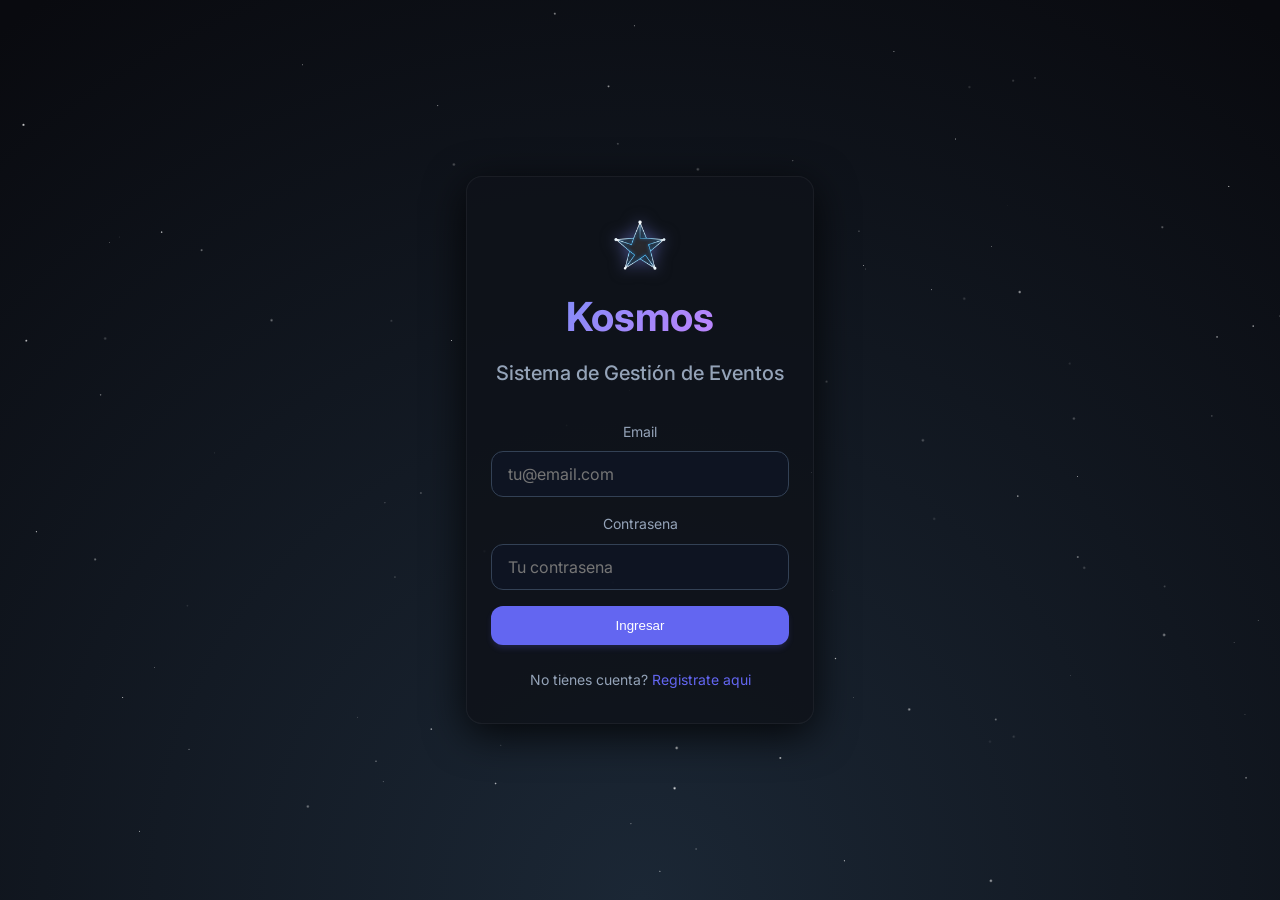
<file: public/index.html>
<!DOCTYPE html>
<html lang="es">
<head>
    <meta charset="UTF-8">
    <meta name="viewport" content="width=device-width, initial-scale=1.0">
    <title>Kosmos - Sistema de Gestion de Eventos</title>
    <link rel="icon" href="favicon.ico">
    <link href="https://fonts.googleapis.com/css2?family=Inter:wght@400;500;600;700&display=swap" rel="stylesheet">
    <link rel="stylesheet" href="css/style.css">
</head>
<body>
    <header>
        <div class="header-left">
            <div class="logo">
                <img src="../img/logo.png" alt="Kosmos" class="logo-img">
                <span>Kosmos</span>
            </div>
            <nav id="main-nav"></nav>
        </div>
        <div class="header-right">
            <button class="btn btn-sm" onclick="abrirModalVerificar()" style="margin-right: 12px; background: rgba(0, 210, 255, 0.12); border: 1px solid #00d2ff; color: #00d2ff; font-weight: 500;">Validar Certificado</button>
            <div class="user-info">
                <span class="user-name" id="user-name"></span>
                <span class="user-rol" id="user-rol"></span>
            </div>
            <button class="btn-logout" onclick="KosmosAuth.logout()">Cerrar sesion</button>
        </div>
    </header>

    <main id="main-content"></main>

    <!-- Modal Usuarios -->
    <div class="modal-overlay" id="user-modal">
        <div class="modal">
            <div class="modal-header">
                <h2 id="user-modal-title">Nuevo Usuario</h2>
                <button class="close-btn" onclick="closeModal('user-modal')">&times;</button>
            </div>
            <form id="user-form">
                <input type="hidden" id="u-edit-id">
                <div class="form-row">
                    <div class="form-group">
                        <label>Nombre</label>
                        <input type="text" id="u-nombre" class="form-control" required placeholder="Nombre">
                    </div>
                    <div class="form-group">
                        <label>Apellido</label>
                        <input type="text" id="u-apellido" class="form-control" required placeholder="Apellido">
                    </div>
                </div>
                <div class="form-row">
                    <div class="form-group">
                        <label>Cedula</label>
                        <input type="text" id="u-cedula" class="form-control" required placeholder="Ej: V-20.123.456">
                    </div>
                    <div class="form-group">
                        <label>Email</label>
                        <input type="email" id="u-email" class="form-control" required placeholder="ana@ejemplo.com">
                    </div>
                </div>
                <div class="form-group" id="u-password-group">
                    <label>Contrasena</label>
                    <input type="password" id="u-password" class="form-control" placeholder="Minimo 6 caracteres" minlength="6">
                </div>
                <div class="form-group">
                    <label>Rol</label>
                    <select id="u-rol" class="form-control" required onchange="toggleRolFields()">
                        <option value="Participante">Participante</option>
                        <option value="Ponente">Ponente</option>
                        <option value="Organizador">Organizador</option>
                        <option value="Admin">Admin</option>
                    </select>
                </div>
                <div id="rol-fields-ponente" style="display:none">
                    <div class="form-row">
                        <div class="form-group">
                            <label>Especialidad</label>
                            <input type="text" id="u-especialidad" class="form-control" placeholder="Ej: Inteligencia Artificial">
                        </div>
                        <div class="form-group">
                            <label>Institucion</label>
                            <input type="text" id="u-inst-ponente" class="form-control" placeholder="Ej: UNEG">
                        </div>
                    </div>
                </div>
                <div id="rol-fields-participante" style="display:none">
                    <div class="form-row">
                        <div class="form-group">
                            <label>Profesion</label>
                            <input type="text" id="u-profesion" class="form-control" placeholder="Ej: Ingeniera en Sistemas">
                        </div>
                        <div class="form-group">
                            <label>Institucion</label>
                            <input type="text" id="u-inst-participante" class="form-control" placeholder="Ej: UNEG">
                        </div>
                    </div>
                </div>
                <div class="card-actions">
                    <button type="button" class="btn" style="background: transparent; color: var(--text-secondary)" onclick="closeModal('user-modal')">Cancelar</button>
                    <button type="submit" class="btn">Guardar Usuario</button>
                </div>
            </form>
        </div>
    </div>

    <!-- Modal Eventos -->
    <div class="modal-overlay" id="event-modal">
        <div class="modal">
            <div class="modal-header">
                <h2 id="event-modal-title">Nuevo Evento</h2>
                <button class="close-btn" onclick="closeModal('event-modal')">&times;</button>
            </div>
            <form id="event-form">
                <input type="hidden" id="e-edit-id">
                <input type="hidden" id="e-edit-estado-original">
                <div class="form-group">
                    <label>Nombre del Evento</label>
                    <input type="text" id="e-nombre" class="form-control" required placeholder="Ej: Congreso de IA">
                </div>
                <div class="form-row">
                    <div class="form-group">
                        <label>Tipo</label>
                        <select id="e-tipo" class="form-control" required></select>
                    </div>
                    <div class="form-group">
                        <label>Estado</label>
                        <select id="e-estado" class="form-control" required>
                            <option value="planificado">Planificado</option>
                            <option value="activo">Activo</option>
                            <option value="finalizado">Finalizado</option>
                            <option value="cancelado">Cancelado</option>
                        </select>
                    </div>
                </div>
                <div class="form-row">
                    <div class="form-group">
                        <label>Fecha Inicio</label>
                        <input type="date" id="e-fechaInicio" class="form-control">
                    </div>
                    <div class="form-group">
                        <label>Fecha Fin</label>
                        <input type="date" id="e-fechaFin" class="form-control">
                    </div>
                </div>
                <div class="form-row">
                    <div class="form-group">
                        <label>Hora Inicio</label>
                        <input type="time" id="e-horaInicio" class="form-control">
                    </div>
                    <div class="form-group">
                        <label>Hora Fin</label>
                        <input type="time" id="e-horaFin" class="form-control">
                    </div>
                </div>
                <div class="form-group">
                    <label>Horas de Duracion</label>
                    <input type="number" id="e-horasDuracion" class="form-control" value="0" min="0">
                </div>
                <div class="form-group">
                    <label>Cupos Disponibles</label>
                    <input type="number" id="e-cupos" class="form-control" value="0" min="0">
                </div>
                <div class="form-group">
                    <label>Nombre del Lugar</label>
                    <input type="text" id="e-lugar-nombre" class="form-control" placeholder="Ej: Auditorio Principal">
                </div>
                <div class="form-row">
                    <div class="form-group">
                        <label>Direccion</label>
                        <input type="text" id="e-lugar-direccion" class="form-control" placeholder="Ej: Av. Principal">
                    </div>
                    <div class="form-group">
                        <label>Aula</label>
                        <input type="text" id="e-lugar-aula" class="form-control" placeholder="Ej: Aula A">
                    </div>
                </div>
                <div class="form-group">
                    <label>Descripcion</label>
                    <textarea id="e-descripcion" class="form-control" placeholder="Descripcion del evento..."></textarea>
                </div>
                <div class="form-group">
                    <label>Temas (separados por coma)</label>
                    <input type="text" id="e-temas" class="form-control" placeholder="Ej: IA, Machine Learning, Deep Learning">
                </div>
                <div class="card-actions">
                    <button type="button" class="btn" style="background: transparent; color: var(--text-secondary)" onclick="closeModal('event-modal')">Cancelar</button>
                    <button type="submit" class="btn">Guardar Evento</button>
                </div>
            </form>
        </div>
    </div>

    <!-- Modal Asignar Ponentes -->
    <div class="modal-overlay" id="ponentes-modal">
        <div class="modal">
            <div class="modal-header">
                <h2>Asignar Ponentes al Evento</h2>
                <button class="close-btn" onclick="closeModal('ponentes-modal')">&times;</button>
            </div>
            <input type="hidden" id="asignar-evento-id">
            <div class="checkbox-list" id="ponentes-checkbox-list">
                Cargando ponentes...
            </div>
            <div class="card-actions">
                <button type="button" class="btn" style="background: transparent; color: var(--text-secondary)" onclick="closeModal('ponentes-modal')">Cancelar</button>
                <button type="button" class="btn" onclick="guardarAsignacionPonentes()">Guardar Asignacion</button>
            </div>
        </div>
    </div>

    <!-- Modal Generar Certificado -->
    <div class="modal-overlay" id="cert-modal">
        <div class="modal">
            <div class="modal-header">
                <h2>Generar Certificado</h2>
                <button class="close-btn" onclick="closeModal('cert-modal')">&times;</button>
            </div>
            <form id="cert-form">
                <input type="hidden" id="cert-eventoId">
                <input type="hidden" id="cert-participanteId">
                <div class="form-group">
                    <label>Tipo de Certificado</label>
                    <select id="cert-tipo" class="form-control" required>
                        <option value="participacion">Participacion</option>
                        <option value="ponente">Ponente</option>
                        <option value="organizacion">Organizacion</option>
                    </select>
                </div>
                <div class="form-group">
                    <label>Horas de Duracion</label>
                    <input type="number" id="cert-horas" class="form-control" value="0" min="0">
                </div>
                <div class="card-actions">
                    <button type="button" class="btn" style="background: transparent; color: var(--text-secondary)" onclick="closeModal('cert-modal')">Cancelar</button>
                    <button type="submit" class="btn btn-success">Generar Certificado</button>
                </div>
            </form>
        </div>
    </div>

    <!-- Modal Ponentes (CRUD) -->
    <div class="modal-overlay" id="ponente-modal">
        <div class="modal">
            <div class="modal-header">
                <h2 id="ponente-modal-title">Nuevo Ponente</h2>
                <button class="close-btn" onclick="closeModal('ponente-modal')">&times;</button>
            </div>
            <form id="ponente-form">
                <input type="hidden" id="pon-edit-id">
                <div class="form-row">
                    <div class="form-group">
                        <label>Nombre</label>
                        <input type="text" id="pon-nombre" class="form-control" required placeholder="Nombre">
                    </div>
                    <div class="form-group">
                        <label>Apellido</label>
                        <input type="text" id="pon-apellido" class="form-control" required placeholder="Apellido">
                    </div>
                </div>
                <div class="form-row">
                    <div class="form-group">
                        <label>Cedula</label>
                        <input type="text" id="pon-cedula" class="form-control" required placeholder="Ej: V-20.123.456">
                    </div>
                    <div class="form-group">
                        <label>Email</label>
                        <input type="email" id="pon-email" class="form-control" required placeholder="ponente@ejemplo.com">
                    </div>
                </div>
                <div class="form-row">
                    <div class="form-group">
                        <label>Especialidad</label>
                        <input type="text" id="pon-especialidad" class="form-control" required placeholder="Ej: Inteligencia Artificial">
                    </div>
                    <div class="form-group">
                        <label>Institucion</label>
                        <input type="text" id="pon-institucion" class="form-control" required placeholder="Ej: UNEG">
                    </div>
                </div>
                <div class="form-group" id="pon-password-group">
                    <label>Contrasena</label>
                    <input type="password" id="pon-password" class="form-control" placeholder="Minimo 6 caracteres" minlength="6">
                </div>
                <div class="card-actions">
                    <button type="button" class="btn" style="background: transparent; color: var(--text-secondary)" onclick="closeModal('ponente-modal')">Cancelar</button>
                    <button type="submit" class="btn">Guardar Ponente</button>
                </div>
            </form>
        </div>
    </div>

    <!-- Modal Visor de Diploma Digital (Semana IV) -->
    <div class="modal-overlay" id="diploma-modal">
        <div class="modal modal-diploma-wrapper">
            <div class="modal-actions-top">
                <div style="display:flex; gap: 10px; flex-wrap: wrap;">
                    <button class="btn btn-success btn-sm" id="btn-descargar-pdf" onclick="descargarDiplomaPDF()">
                        <span>📄</span> Descargar PDF
                    </button>
                    <button class="btn btn-outline btn-sm" id="btn-descargar-xml" onclick="descargarDiplomaXML()">
                        <span>🏷️</span> Descargar XML
                    </button>
                </div>
                <button class="close-btn" onclick="closeModal('diploma-modal')">&times;</button>
            </div>
            <div id="diploma-render-area" class="diploma-render-box">
                <!-- Se genera dinamicamente con app.js -->
            </div>
        </div>
    </div>

    <!-- Modal Verificador de Certificados (Semana IV) -->
    <div class="modal-overlay" id="verificar-modal">
        <div class="modal" style="max-width: 520px;">
            <div class="modal-header">
                <h2>Validación Pública de Certificados</h2>
                <button class="close-btn" onclick="closeModal('verificar-modal')">&times;</button>
            </div>
            <div style="padding: 10px 0;">
                <p style="color: var(--text-secondary); margin-bottom: 12px; font-size: 0.9rem;">
                    Consulte el código único del certificado para comprobar su autenticidad e integridad en MongoDB y XML:
                </p>
                <div class="form-group">
                    <input type="text" id="verificar-codigo-input" class="form-control" placeholder="Ej: KOSMOS-2026-A1B2C3D4">
                </div>
                <button class="btn" style="width: 100%; margin-top: 10px;" onclick="consultarValidacionCertificado()">Verificar Autenticidad</button>
                <div id="verificar-resultado" style="margin-top: 15px;"></div>
            </div>
        </div>
    </div>

    <!-- Modal Unificado de Alertas y Confirmaciones Kosmos -->
    <div class="modal-overlay" id="dialog-modal">
        <div class="modal dialog-card">
            <div class="dialog-icon-wrap" id="dialog-icon"></div>
            <h2 id="dialog-title" class="dialog-title">Notificación</h2>
            <p id="dialog-message" class="dialog-message">Mensaje del sistema</p>
            <div class="dialog-actions" id="dialog-actions">
                <!-- Se generan dinámicamente con app.js -->
            </div>
        </div>
    </div>

    <!-- Librerías cliente Semana 4 -->
    <script src="js/lib/jspdf.umd.min.js"></script>
    <script src="js/lib/qrcode.min.js"></script>
    <script src="js/auth.js"></script>
    <script src="js/app.js"></script>
</body>
</html>
</file>
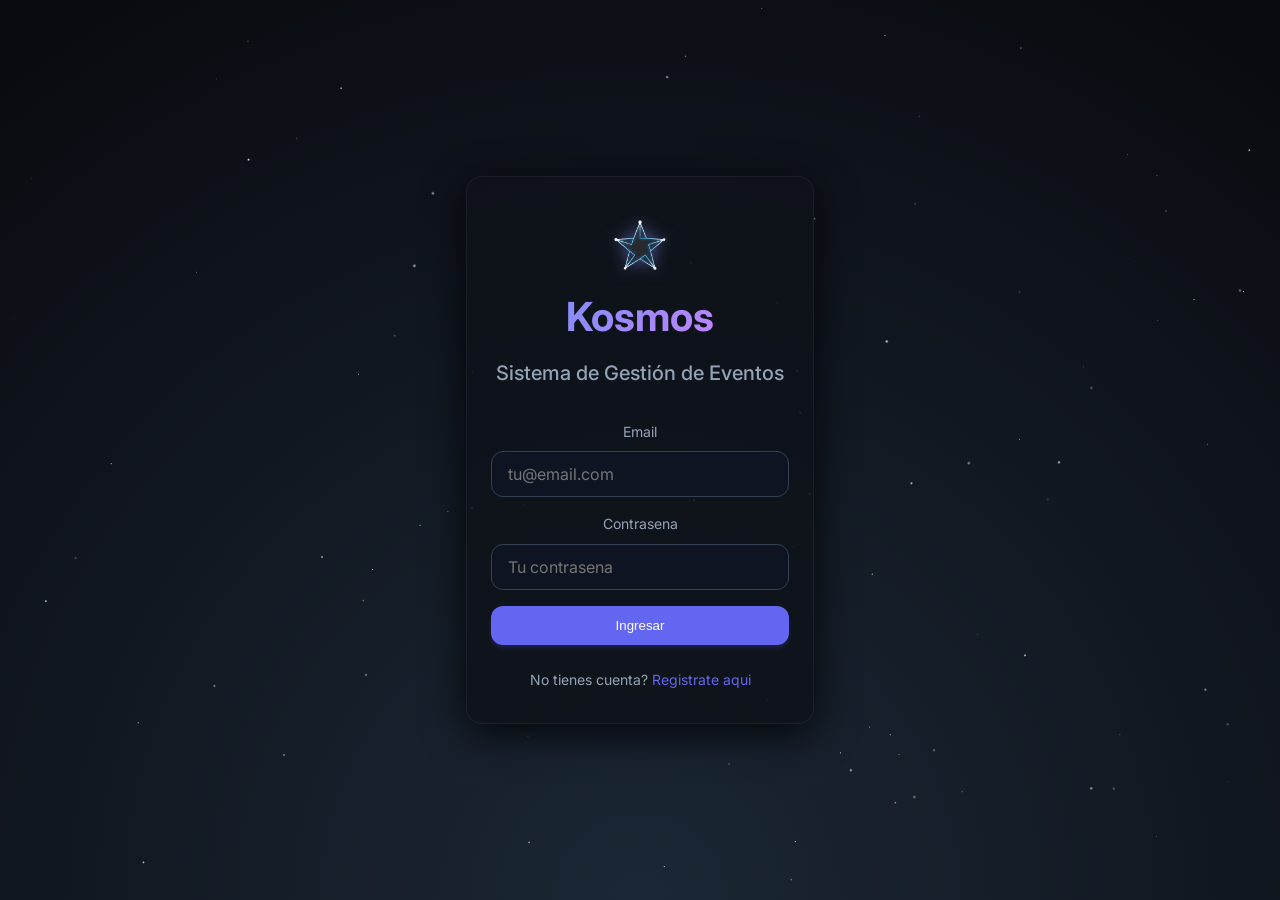
<file: public/login.html>
<!DOCTYPE html>
<html lang="es">
<head>
    <meta charset="UTF-8">
    <meta name="viewport" content="width=device-width, initial-scale=1.0">
    <title>Kosmos - Iniciar Sesion</title>
    <link rel="icon" href="favicon.ico">
    <link href="https://fonts.googleapis.com/css2?family=Inter:wght@400;500;600;700&display=swap" rel="stylesheet">
    <link rel="stylesheet" href="css/style.css">
</head>
<body class="auth-body">
    <canvas id="cosmosCanvas"></canvas>
    <div class="auth-container">
        <div class="auth-card">
            <div class="auth-logo">
                <img src="../img/logo.png" alt="Kosmos" class="auth-logo-img">
                <span>Kosmos</span>
            </div>
            <h2 class="auth-title">Sistema de Gestión de Eventos</h2>
            <form id="login-form">
                <div class="form-group">
                    <label>Email</label>
                    <input type="email" id="login-email" class="form-control" required placeholder="tu@email.com">
                </div>
                <div class="form-group">
                    <label>Contrasena</label>
                    <input type="password" id="login-password" class="form-control" required placeholder="Tu contrasena">
                </div>
                <div id="login-error" class="auth-error" style="display:none"></div>
                <button type="submit" class="btn btn-full">Ingresar</button>
            </form>
            <div class="auth-footer">
                <p>No tienes cuenta? <a href="register.html">Registrate aqui</a></p>
            </div>
        </div>
    </div>
    <script src="js/cosmic.js"></script>
    <script src="js/auth.js"></script>
    <script>
        document.getElementById('login-form').addEventListener('submit', async (e) => {
            e.preventDefault();
            const errorDiv = document.getElementById('login-error');
            errorDiv.style.display = 'none';

            const email = document.getElementById('login-email').value;
            const password = document.getElementById('login-password').value;

            try {
                const res = await fetch('../api/auth.php', {
                    method: 'POST',
                    headers: { 'Content-Type': 'application/json' },
                    body: JSON.stringify({ email, password })
                });
                const data = await res.json();

                if (data.status === 'success') {
                    localStorage.setItem('kosmos_user', JSON.stringify(data.user));
                    window.location.href = 'index.html';
                } else {
                    errorDiv.textContent = data.message;
                    errorDiv.style.display = 'block';
                }
            } catch (err) {
                errorDiv.textContent = 'Error de conexion.';
                errorDiv.style.display = 'block';
            }
        });
    </script>
</body>
</html>
</file>
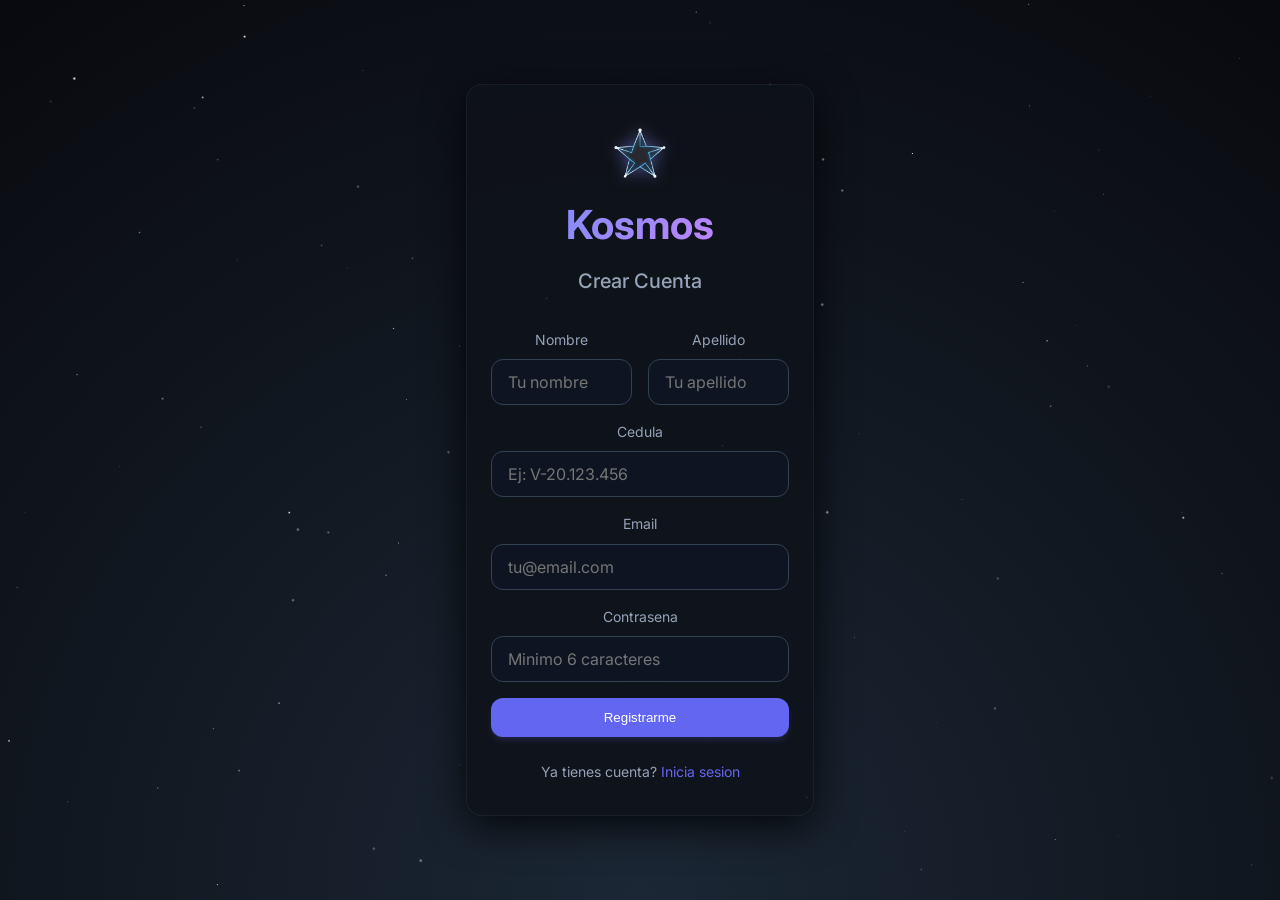
<file: public/register.html>
<!DOCTYPE html>
<html lang="es">
<head>
    <meta charset="UTF-8">
    <meta name="viewport" content="width=device-width, initial-scale=1.0">
    <title>Kosmos - Registro</title>
    <link rel="icon" href="favicon.ico">
    <link href="https://fonts.googleapis.com/css2?family=Inter:wght@400;500;600;700&display=swap" rel="stylesheet">
    <link rel="stylesheet" href="css/style.css">
</head>
<body class="auth-body">
    <canvas id="cosmosCanvas"></canvas>
    <div class="auth-container">
        <div class="auth-card">
            <div class="auth-logo">
                <img src="../img/logo.png" alt="Kosmos" class="auth-logo-img">
                <span>Kosmos</span>
            </div>
            <h2 class="auth-title">Crear Cuenta</h2>
            <form id="register-form">
                <div class="form-row">
                    <div class="form-group">
                        <label>Nombre</label>
                        <input type="text" id="reg-nombre" class="form-control" required placeholder="Tu nombre">
                    </div>
                    <div class="form-group">
                        <label>Apellido</label>
                        <input type="text" id="reg-apellido" class="form-control" required placeholder="Tu apellido">
                    </div>
                </div>
                <div class="form-group">
                    <label>Cedula</label>
                    <input type="text" id="reg-cedula" class="form-control" required placeholder="Ej: V-20.123.456">
                </div>
                <div class="form-group">
                    <label>Email</label>
                    <input type="email" id="reg-email" class="form-control" required placeholder="tu@email.com">
                </div>
                <div class="form-group">
                    <label>Contrasena</label>
                    <input type="password" id="reg-password" class="form-control" required placeholder="Minimo 6 caracteres" minlength="6">
                </div>
                <div id="register-error" class="auth-error" style="display:none"></div>
                <button type="submit" class="btn btn-full">Registrarme</button>
            </form>
            <div class="auth-footer">
                <p>Ya tienes cuenta? <a href="login.html">Inicia sesion</a></p>
            </div>
        </div>
    </div>
    <script src="js/cosmic.js"></script>
    <script>
        document.getElementById('register-form').addEventListener('submit', async (e) => {
            e.preventDefault();
            const errorDiv = document.getElementById('register-error');
            errorDiv.style.display = 'none';

            const payload = {
                nombre: document.getElementById('reg-nombre').value,
                apellido: document.getElementById('reg-apellido').value,
                cedula: document.getElementById('reg-cedula').value,
                email: document.getElementById('reg-email').value,
                password: document.getElementById('reg-password').value
            };

            try {
                const res = await fetch('../api/auth.php?accion=registro', {
                    method: 'POST',
                    headers: { 'Content-Type': 'application/json' },
                    body: JSON.stringify(payload)
                });
                const data = await res.json();

                if (data.status === 'success') {
                    localStorage.setItem('kosmos_user', JSON.stringify(data.user));
                    window.location.href = 'index.html';
                } else {
                    errorDiv.textContent = data.message;
                    errorDiv.style.display = 'block';
                }
            } catch (err) {
                errorDiv.textContent = 'Error de conexion.';
                errorDiv.style.display = 'block';
            }
        });
    </script>
</body>
</html>
</file>
<file: public/css/style.css>
:root {
  --primary-color: #6366f1;
  --primary-hover: #4f46e5;
  --bg-color: #0f172a;
  --surface-color: #1e293b;
  --text-primary: #f8fafc;
  --text-secondary: #94a3b8;
  --border-color: #334155;
  --danger-color: #ef4444;
  --success-color: #22c55e;
  --warning-color: #f59e0b;
  --info-color: #3b82f6;
  --radius: 12px;
  --transition: all 0.3s ease;
}

* {
  margin: 0;
  padding: 0;
  box-sizing: border-box;
}

body {
  font-family: 'Inter', system-ui, -apple-system, sans-serif;
  background-color: var(--bg-color);
  color: var(--text-primary);
  line-height: 1.6;
  min-height: 100vh;
  display: flex;
  flex-direction: column;
}

/* Auth Pages */
.auth-body {
  display: flex;
  justify-content: center;
  align-items: center;
  min-height: 100vh;
  position: relative;
  overflow: auto;
  background: #090a0f;
  padding: 1rem 0;
}

#cosmosCanvas {
  position: absolute;
  top: 0;
  left: 0;
  width: 100%;
  height: 100%;
  z-index: 1;
}

.auth-container {
  position: relative;
  z-index: 2;
  width: 100%;
  max-width: 380px;
  padding: 1rem;
}

.auth-card {
  background: rgba(15, 18, 25, 0.85);
  border: 1px solid rgba(255, 255, 255, 0.05);
  border-radius: 16px;
  padding: 2rem 1.5rem;
  text-align: center;
  box-shadow: 0 10px 40px rgba(0, 0, 0, 0.8);
}

.auth-logo {
  display: flex;
  flex-direction: column;
  align-items: center;
  justify-content: center;
  gap: 0.25rem;
  margin-bottom: 0.5rem;
}

.auth-logo-img {
  height: 72px;
  width: auto;
  filter: drop-shadow(0 0 8px rgba(129, 140, 248, 0.5));
}

.auth-logo span {
  font-size: 2.5rem;
  font-weight: 700;
  background: linear-gradient(135deg, #818cf8, #c084fc);
  -webkit-background-clip: text;
  -webkit-text-fill-color: transparent;
}

.auth-title {
  font-size: 1.25rem;
  font-weight: 500;
  color: var(--text-secondary);
  margin-bottom: 2rem;
}

.auth-error {
  background-color: rgba(239, 68, 68, 0.1);
  color: var(--danger-color);
  padding: 0.75rem 1rem;
  border-radius: var(--radius);
  font-size: 0.875rem;
  margin-bottom: 1rem;
  text-align: left;
}

.auth-footer {
  margin-top: 1.5rem;
  font-size: 0.875rem;
  color: var(--text-secondary);
}

.auth-footer a {
  color: var(--primary-color);
  text-decoration: none;
}

.auth-footer a:hover {
  text-decoration: underline;
}

.btn-full {
  width: 100%;
  justify-content: center;
}

/* Header */
header {
  background-color: rgba(30, 41, 59, 0.8);
  backdrop-filter: blur(10px);
  border-bottom: 1px solid var(--border-color);
  padding: 1rem 2rem;
  display: flex;
  justify-content: space-between;
  align-items: center;
  position: sticky;
  top: 0;
  z-index: 100;
}

.header-left {
  display: flex;
  align-items: center;
  gap: 2rem;
}

.header-right {
  display: flex;
  align-items: center;
  gap: 1rem;
}

.user-info {
  display: flex;
  align-items: center;
  gap: 0.75rem;
  font-size: 0.875rem;
}

.user-name {
  font-weight: 600;
  color: var(--text-primary);
}

.user-rol {
  font-size: 0.75rem;
  padding: 0.2rem 0.6rem;
  border-radius: 9999px;
  font-weight: 600;
  background-color: rgba(99, 102, 241, 0.1);
  color: #818cf8;
}

.user-rol.admin {
  background-color: rgba(239, 68, 68, 0.1);
  color: var(--danger-color);
}

.user-rol.organizador {
  background-color: rgba(245, 158, 11, 0.1);
  color: var(--warning-color);
}

.user-rol.ponente {
  background-color: rgba(59, 130, 246, 0.1);
  color: var(--info-color);
}

.user-rol.participante {
  background-color: rgba(34, 197, 94, 0.1);
  color: var(--success-color);
}

.btn-logout {
  background: transparent;
  border: 1px solid var(--border-color);
  color: var(--text-secondary);
  padding: 0.5rem 1rem;
  border-radius: var(--radius);
  font-size: 0.8rem;
  cursor: pointer;
  transition: var(--transition);
}

.btn-logout:hover {
  border-color: var(--danger-color);
  color: var(--danger-color);
}

.logo {
  display: flex;
  align-items: center;
  gap: 0.4rem;
}

.logo-img {
  height: 46px;
  width: auto;
  filter: drop-shadow(0 0 6px rgba(129, 140, 248, 0.4));
}

.logo span {
  font-size: 1.75rem;
  font-weight: 700;
  background: linear-gradient(135deg, #818cf8, #c084fc);
  -webkit-background-clip: text;
  -webkit-text-fill-color: transparent;
  letter-spacing: -0.5px;
}

nav {
  display: flex;
  gap: 0.25rem;
}

nav button {
  background: none;
  border: none;
  color: var(--text-secondary);
  font-size: 0.9rem;
  font-weight: 500;
  cursor: pointer;
  padding: 0.5rem 1rem;
  border-radius: var(--radius);
  transition: var(--transition);
}

nav button:hover, nav button.active {
  color: var(--text-primary);
  background-color: rgba(99, 102, 241, 0.1);
}

main {
  padding: 2rem;
  flex: 1;
  max-width: 1200px;
  margin: 0 auto;
  width: 100%;
}

.section-header {
  display: flex;
  justify-content: space-between;
  align-items: center;
  margin-bottom: 2rem;
}

.section-header h1 {
  font-size: 2rem;
  font-weight: 600;
  letter-spacing: -0.5px;
}

/* Buttons */
.btn {
  background-color: var(--primary-color);
  color: white;
  border: none;
  padding: 0.75rem 1.5rem;
  border-radius: var(--radius);
  font-weight: 500;
  cursor: pointer;
  transition: var(--transition);
  display: inline-flex;
  align-items: center;
  gap: 0.5rem;
  box-shadow: 0 4px 6px -1px rgba(99, 102, 241, 0.2);
}

.btn:hover {
  background-color: var(--primary-hover);
  transform: translateY(-2px);
  box-shadow: 0 10px 15px -3px rgba(99, 102, 241, 0.3);
}

.btn-success {
  background-color: var(--success-color);
  box-shadow: 0 4px 6px -1px rgba(34, 197, 94, 0.2);
}

.btn-success:hover {
  background-color: #16a34a;
}

.btn-warning {
  background-color: var(--warning-color);
  box-shadow: 0 4px 6px -1px rgba(245, 158, 11, 0.2);
}

.btn-warning:hover {
  background-color: #d97706;
}

.btn-danger {
  background-color: var(--danger-color);
  box-shadow: 0 4px 6px -1px rgba(239, 68, 68, 0.2);
}

.btn-danger:hover {
  background-color: #dc2626;
  box-shadow: 0 10px 15px -3px rgba(239, 68, 68, 0.3);
}

.btn-secondary {
  background-color: var(--text-secondary);
  box-shadow: 0 4px 6px -1px rgba(100, 116, 139, 0.2);
}

.btn-secondary:hover {
  background-color: #475569;
}

.btn-sm {
  padding: 0.4rem 0.75rem;
  font-size: 0.8rem;
}

/* Data Grid */
.grid-container {
  display: grid;
  grid-template-columns: repeat(auto-fill, minmax(320px, 1fr));
  gap: 1.5rem;
}

.card {
  background-color: var(--surface-color);
  border: 1px solid var(--border-color);
  border-radius: var(--radius);
  padding: 1.5rem;
  transition: var(--transition);
  position: relative;
  overflow: hidden;
}

.card::before {
  content: '';
  position: absolute;
  top: 0;
  left: 0;
  width: 100%;
  height: 4px;
  background: linear-gradient(90deg, var(--primary-color), #c084fc);
  opacity: 0;
  transition: var(--transition);
}

.card:hover {
  transform: translateY(-5px);
  box-shadow: 0 20px 25px -5px rgba(0, 0, 0, 0.3);
  border-color: rgba(99, 102, 241, 0.5);
}

.card:hover::before {
  opacity: 1;
}

.card-title {
  font-size: 1.25rem;
  font-weight: 600;
  margin-bottom: 0.5rem;
}

.card-subtitle {
  color: var(--text-secondary);
  font-size: 0.875rem;
  margin-bottom: 1rem;
}

.card-detail {
  font-size: 0.8rem;
  color: var(--text-secondary);
  margin-bottom: 0.25rem;
}

.card-detail strong {
  color: var(--text-primary);
  font-weight: 600;
}

.badge {
  display: inline-block;
  padding: 0.25rem 0.75rem;
  border-radius: 9999px;
  font-size: 0.75rem;
  font-weight: 600;
  background-color: rgba(99, 102, 241, 0.1);
  color: #818cf8;
}

.badge.admin {
  background-color: rgba(239, 68, 68, 0.1);
  color: var(--danger-color);
}

.badge.organizador {
  background-color: rgba(245, 158, 11, 0.1);
  color: var(--warning-color);
}

.badge.ponente {
  background-color: rgba(59, 130, 246, 0.1);
  color: var(--info-color);
}

.badge.participante {
  background-color: rgba(34, 197, 94, 0.1);
  color: var(--success-color);
}

.badge.activo {
  background-color: rgba(34, 197, 94, 0.1);
  color: var(--success-color);
}

.badge.planificado {
  background-color: rgba(59, 130, 246, 0.1);
  color: var(--info-color);
}

.badge.finalizado {
  background-color: rgba(148, 163, 184, 0.1);
  color: var(--text-secondary);
}

.badge.cancelado {
  background-color: rgba(239, 68, 68, 0.1);
  color: var(--danger-color);
}

.badge.pendiente {
  background-color: rgba(245, 158, 11, 0.1);
  color: var(--warning-color);
}

.badge.confirmada {
  background-color: rgba(34, 197, 94, 0.1);
  color: var(--success-color);
}

.badge.certificado {
  background-color: rgba(99, 102, 241, 0.1);
  color: #818cf8;
}

.card-actions {
  display: flex;
  justify-content: flex-end;
  gap: 0.5rem;
  margin-top: 1.5rem;
  border-top: 1px solid var(--border-color);
  padding-top: 1rem;
  flex-wrap: wrap;
}

/* Modal */
.modal-overlay {
  position: fixed;
  top: 0;
  left: 0;
  width: 100%;
  height: 100%;
  background-color: rgba(15, 23, 42, 0.8);
  backdrop-filter: blur(5px);
  display: flex;
  justify-content: center;
  align-items: center;
  z-index: 1000;
  opacity: 0;
  pointer-events: none;
  transition: var(--transition);
}

.modal-overlay.active {
  opacity: 1;
  pointer-events: auto;
}

.modal {
  background-color: var(--surface-color);
  border: 1px solid var(--border-color);
  border-radius: var(--radius);
  width: 100%;
  max-width: 550px;
  max-height: 90vh;
  overflow-y: auto;
  padding: 2rem;
  transform: scale(0.95) translateY(20px);
  transition: var(--transition);
  box-shadow: 0 25px 50px -12px rgba(0, 0, 0, 0.5);
}

.modal-overlay.active .modal {
  transform: scale(1) translateY(0);
}

.modal-header {
  display: flex;
  justify-content: space-between;
  align-items: center;
  margin-bottom: 1.5rem;
}

.close-btn {
  background: none;
  border: none;
  color: var(--text-secondary);
  font-size: 1.5rem;
  cursor: pointer;
  transition: var(--transition);
}

.close-btn:hover {
  color: var(--danger-color);
}

.form-group {
  margin-bottom: 1rem;
}

.form-group label {
  display: block;
  font-size: 0.875rem;
  color: var(--text-secondary);
  margin-bottom: 0.5rem;
}

.form-control {
  width: 100%;
  padding: 0.75rem 1rem;
  background-color: rgba(15, 23, 42, 0.5);
  border: 1px solid var(--border-color);
  border-radius: var(--radius);
  color: var(--text-primary);
  font-family: inherit;
  font-size: 1rem;
  transition: var(--transition);
}

.form-control:focus {
  outline: none;
  border-color: var(--primary-color);
  box-shadow: 0 0 0 3px rgba(99, 102, 241, 0.2);
}

select.form-control {
  appearance: none;
  background-image: url("data:image/svg+xml,%3Csvg xmlns='http://www.w3.org/2000/svg' fill='none' viewBox='0 0 24 24' stroke='%2394a3b8'%3E%3Cpath stroke-linecap='round' stroke-linejoin='round' stroke-width='2' d='M19 9l-7 7-7-7'%3E%3C/path%3E%3C/svg%3E");
  background-repeat: no-repeat;
  background-position: right 1rem center;
  background-size: 1.2rem;
}

textarea.form-control {
  resize: vertical;
  min-height: 80px;
}

.form-row {
  display: grid;
  grid-template-columns: 1fr 1fr;
  gap: 1rem;
}

/* Table */
.table-container {
  overflow-x: auto;
  border: 1px solid var(--border-color);
  border-radius: var(--radius);
  background-color: var(--surface-color);
}

table {
  width: 100%;
  border-collapse: collapse;
}

thead th {
  background-color: rgba(15, 23, 42, 0.5);
  padding: 1rem;
  text-align: left;
  font-size: 0.8rem;
  font-weight: 600;
  color: var(--text-secondary);
  text-transform: uppercase;
  letter-spacing: 0.05em;
  border-bottom: 1px solid var(--border-color);
}

tbody td {
  padding: 0.875rem 1rem;
  font-size: 0.875rem;
  border-bottom: 1px solid var(--border-color);
}

tbody tr:last-child td {
  border-bottom: none;
}

tbody tr:hover {
  background-color: rgba(99, 102, 241, 0.03);
}

/* Filters */
.filters-bar {
  display: flex;
  gap: 1rem;
  margin-bottom: 1.5rem;
  flex-wrap: wrap;
  align-items: center;
}

.filters-bar .form-control {
  max-width: 250px;
}

/* Report Cards */
.report-grid {
  display: grid;
  grid-template-columns: repeat(auto-fill, minmax(280px, 1fr));
  gap: 1rem;
}

.report-card {
  background-color: var(--surface-color);
  border: 1px solid var(--border-color);
  border-radius: var(--radius);
  padding: 1.25rem;
  cursor: pointer;
  transition: var(--transition);
}

.report-card:hover {
  border-color: var(--primary-color);
  transform: translateY(-2px);
}

.report-card h3 {
  font-size: 0.95rem;
  font-weight: 600;
  margin-bottom: 0.5rem;
}

.report-card p {
  font-size: 0.8rem;
  color: var(--text-secondary);
}

.report-result {
  margin-top: 1rem;
  padding: 1rem;
  background-color: rgba(15, 23, 42, 0.5);
  border-radius: var(--radius);
  font-size: 0.85rem;
}

/* Empty State */
.empty-state {
  text-align: center;
  padding: 3rem;
  color: var(--text-secondary);
}

.empty-state p {
  font-size: 1rem;
  margin-bottom: 1rem;
}

/* Checkbox list */
.checkbox-list {
  max-height: 300px;
  overflow-y: auto;
  border: 1px solid var(--border-color);
  border-radius: var(--radius);
  padding: 0.5rem;
}

.checkbox-item {
  display: flex;
  align-items: center;
  gap: 0.75rem;
  padding: 0.6rem 0.75rem;
  border-radius: 8px;
  transition: var(--transition);
}

.checkbox-item:hover {
  background-color: rgba(99, 102, 241, 0.05);
}

.checkbox-item input[type="checkbox"] {
  accent-color: var(--primary-color);
  width: 16px;
  height: 16px;
}

.checkbox-item label {
  font-size: 0.875rem;
  cursor: pointer;
  flex: 1;
}

.checkbox-item .checkbox-detail {
  font-size: 0.75rem;
  color: var(--text-secondary);
}

/* Data Tables for Reports */
.data-table {
  width: 100%;
  border-collapse: collapse;
  margin-top: 0.5rem;
}

.data-table th,
.data-table td {
  padding: 0.6rem 0.75rem;
  text-align: left;
  border-bottom: 1px solid var(--border-color);
}

.data-table th {
  background-color: rgba(99, 102, 241, 0.1);
  color: var(--accent-color);
  font-weight: 600;
  font-size: 0.8rem;
  text-transform: uppercase;
  letter-spacing: 0.5px;
}

.data-table td {
  font-size: 0.85rem;
}

.data-table tbody tr:hover {
  background-color: rgba(99, 102, 241, 0.05);
}

.data-list {
  list-style: none;
  padding: 0;
  margin: 0;
}

.data-list li {
  padding: 0.75rem;
  border-bottom: 1px solid var(--border-color);
  font-size: 0.85rem;
}

.data-list li:last-child {
  border-bottom: none;
}

.report-highlight {
  text-align: center;
  padding: 2rem;
  background: linear-gradient(135deg, rgba(99, 102, 241, 0.1), rgba(168, 85, 247, 0.1));
  border-radius: var(--radius);
  border: 1px solid var(--border-color);
}

/* ==========================================================================
   SEMANA IV: VISOR DE DIPLOMA DIGITAL (jsPDF STYLE) Y VERIFICADOR
   ========================================================================== */

.modal-diploma-wrapper {
  max-width: 980px !important;
  width: 95% !important;
  background: rgba(18, 20, 29, 0.95) !important;
  border: 1px solid rgba(0, 210, 255, 0.3) !important;
  padding: 1.5rem !important;
  box-shadow: 0 0 35px rgba(0, 210, 255, 0.2) !important;
}

.modal-actions-top {
  display: flex;
  justify-content: space-between;
  align-items: center;
  margin-bottom: 1rem;
}

.diploma-card {
  position: relative;
  background-color: #282828;
  color: #ffffff;
  padding: 2.5rem 2rem 2rem 2rem;
  border-radius: 4px;
  overflow: hidden;
  box-shadow: 0 10px 30px rgba(0,0,0,0.6);
  border: 1px solid #ffffff;
  outline: 2px solid #00d2ff;
  outline-offset: -8px;
  font-family: 'Inter', -apple-system, BlinkMacSystemFont, sans-serif;
  text-align: center;
}

/* Esquinas ornamentales neón */
.diploma-card::before, .diploma-card::after {
  content: '';
  position: absolute;
  width: 25px;
  height: 25px;
  border: 2px solid #ffffff;
  pointer-events: none;
}
.diploma-card::before {
  top: 8px;
  left: 8px;
  border-right: none;
  border-bottom: none;
}
.diploma-card::after {
  bottom: 8px;
  right: 8px;
  border-left: none;
  border-top: none;
}

.diploma-header-logo {
  max-width: 90px;
  height: auto;
  margin: 0 auto 0.5rem auto;
  display: block;
  filter: drop-shadow(0 0 10px rgba(0, 210, 255, 0.4));
}

.diploma-inst-title {
  color: #b4b4b4;
  font-size: 0.8rem;
  font-weight: 700;
  letter-spacing: 4px;
  word-spacing: 14px;
  text-transform: uppercase;
  margin-bottom: 0.75rem;
}

.diploma-main-title {
  color: #ffffff;
  font-size: 2.4rem;
  font-weight: 800;
  letter-spacing: 2px;
  margin: 0;
  line-height: 1.1;
}

.diploma-sub-title {
  color: #00d2ff;
  font-size: 1.15rem;
  font-weight: 700;
  letter-spacing: 5px;
  word-spacing: 18px;
  margin-top: 0.35rem;
  margin-bottom: 1.2rem;
  text-transform: uppercase;
}

.diploma-lead {
  color: #c8c8c8;
  font-size: 0.95rem;
  margin-bottom: 0.5rem;
}

.diploma-name-plate {
  background-color: #1e1e1e;
  border: 1px solid rgba(255, 255, 255, 0.1);
  padding: 0.8rem 1.5rem;
  max-width: 650px;
  margin: 0.5rem auto;
  border-radius: 4px;
}

.diploma-person-name {
  color: #ffffff;
  font-family: "Times New Roman", Times, Georgia, serif;
  font-style: italic;
  font-size: 2.3rem;
  line-height: 1.2;
}

.diploma-person-ci {
  color: #00d2ff;
  font-weight: 700;
  font-size: 0.9rem;
  letter-spacing: 1px;
  margin-top: 0.4rem;
}

.diploma-text-body {
  color: #c8c8c8;
  font-size: 0.95rem;
  line-height: 1.5;
  margin-top: 1rem;
}

.diploma-event-name {
  color: #ffffff;
  font-weight: 700;
  font-size: 1.25rem;
  margin: 0.4rem 0;
}

.diploma-hours {
  color: #c8c8c8;
  font-size: 0.95rem;
}

/* Pie de página simétrico en 3 columnas */
.diploma-footer-grid {
  display: grid;
  grid-template-columns: 1fr auto 1fr;
  align-items: center;
  margin-top: 2rem;
  padding-top: 1rem;
  gap: 1.5rem;
}

.diploma-footer-col {
  text-align: center;
}

.diploma-footer-line {
  border-top: 1px solid #00d2ff;
  width: 140px;
  margin: 0 auto 0.4rem auto;
}

.diploma-footer-label {
  color: #b4b4b4;
  font-size: 0.75rem;
  font-weight: 700;
  letter-spacing: 1px;
}

.diploma-qr-box {
  background: #ffffff;
  padding: 5px;
  border-radius: 4px;
  display: inline-block;
  box-shadow: 0 0 15px rgba(0, 210, 255, 0.35);
  border: 1px solid #00d2ff;
}

.diploma-qr-box canvas, .diploma-qr-box img {
  display: block;
  width: 75px !important;
  height: 75px !important;
}

.diploma-qr-caption {
  color: #00d2ff;
  font-size: 0.65rem;
  font-weight: 700;
  letter-spacing: 1px;
  margin-top: 0.3rem;
  text-transform: uppercase;
}

/* Resultados de Validación */
.val-card-success {
  background: rgba(34, 197, 94, 0.1);
  border: 1px solid rgba(34, 197, 94, 0.4);
  padding: 1.2rem;
  border-radius: var(--radius);
  text-align: left;
}

.val-card-error {
  background: rgba(239, 68, 68, 0.1);
  border: 1px solid rgba(239, 68, 68, 0.4);
  padding: 1rem;
  border-radius: var(--radius);
  color: #fca5a5;
  text-align: left;
}

/* ================= DIALOG MODAL (Alertas y Confirmaciones) ================= */
.dialog-card {
  max-width: 440px;
  text-align: center;
  padding: 2.2rem 1.8rem;
  border-radius: 16px;
  background: radial-gradient(circle at top, rgba(30, 41, 59, 0.95), rgba(15, 23, 42, 0.98));
  border: 1px solid rgba(255, 255, 255, 0.12);
  box-shadow: 0 25px 50px -12px rgba(0, 0, 0, 0.7), 0 0 25px rgba(99, 102, 241, 0.15);
}

.dialog-icon-wrap {
  width: 68px;
  height: 68px;
  border-radius: 50%;
  margin: 0 auto 1.25rem auto;
  display: flex;
  align-items: center;
  justify-content: center;
  font-size: 2rem;
  transition: var(--transition);
}

.dialog-icon-wrap.success {
  background: rgba(34, 197, 94, 0.15);
  color: #22c55e;
  border: 2px solid rgba(34, 197, 94, 0.4);
  box-shadow: 0 0 20px rgba(34, 197, 94, 0.3);
}

.dialog-icon-wrap.danger {
  background: rgba(239, 68, 68, 0.15);
  color: #ef4444;
  border: 2px solid rgba(239, 68, 68, 0.4);
  box-shadow: 0 0 20px rgba(239, 68, 68, 0.3);
}

.dialog-icon-wrap.warning {
  background: rgba(245, 158, 11, 0.15);
  color: #f59e0b;
  border: 2px solid rgba(245, 158, 11, 0.4);
  box-shadow: 0 0 20px rgba(245, 158, 11, 0.3);
}

.dialog-icon-wrap.info {
  background: rgba(0, 210, 255, 0.15);
  color: #00d2ff;
  border: 2px solid rgba(0, 210, 255, 0.4);
  box-shadow: 0 0 20px rgba(0, 210, 255, 0.3);
}

.dialog-title {
  font-size: 1.35rem;
  font-weight: 700;
  color: var(--text-primary);
  margin-bottom: 0.6rem;
  letter-spacing: -0.3px;
}

.dialog-message {
  font-size: 0.95rem;
  color: var(--text-secondary);
  line-height: 1.5;
  margin-bottom: 1.6rem;
}

.dialog-actions {
  display: flex;
  gap: 0.75rem;
  justify-content: center;
}

.dialog-actions .btn {
  min-width: 120px;
  justify-content: center;
  font-weight: 600;
  padding: 0.7rem 1.4rem;
}

.btn-secondary-outline {
  background: transparent;
  color: var(--text-secondary);
  border: 1px solid rgba(255, 255, 255, 0.15);
  box-shadow: none;
}

.btn-secondary-outline:hover {
  background: rgba(255, 255, 255, 0.05);
  color: var(--text-primary);
  border-color: rgba(255, 255, 255, 0.3);
  transform: translateY(-2px);
}
</file>
